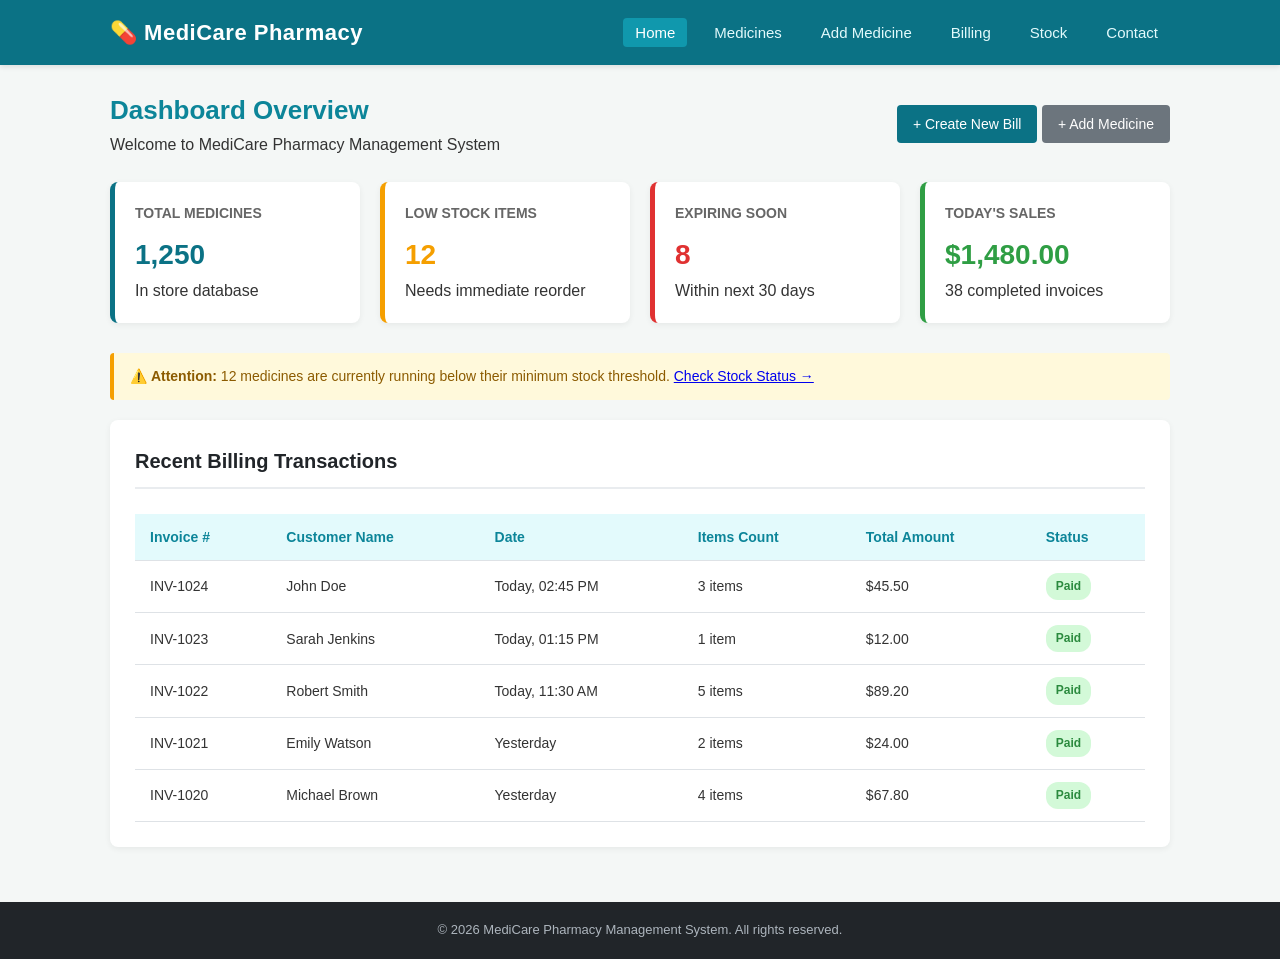
<file: index.html>
<!DOCTYPE html>
<html lang="en">
<head>
    <meta charset="UTF-8">
    <meta name="viewport" content="width=device-width, initial-scale=1.0">
    <title>Pharmacy Management System - Home</title>
    <link rel="stylesheet" href="style.css">
</head>
<body>

    <!-- Navigation Header -->
    <header>
        <div class="navbar">
            <a href="index.html" class="logo">💊 MediCare Pharmacy</a>
            <ul class="nav-links">
                <li><a href="index.html" class="active">Home</a></li>
                <li><a href="medicines.html">Medicines</a></li>
                <li><a href="add-medicine.html">Add Medicine</a></li>
                <li><a href="billing.html">Billing</a></li>
                <li><a href="stock.html">Stock</a></li>
                <li><a href="contact.html">Contact</a></li>
            </ul>
        </div>
    </header>

    <!-- Main Content -->
    <main class="container">
        
        <div class="page-header">
            <div>
                <h1>Dashboard Overview</h1>
                <p>Welcome to MediCare Pharmacy Management System</p>
            </div>
            <div>
                <a href="billing.html" class="btn btn-primary">+ Create New Bill</a>
                <a href="add-medicine.html" class="btn btn-secondary">+ Add Medicine</a>
            </div>
        </div>

        <!-- Dashboard Statistics Cards -->
        <div class="cards-grid">
            <div class="card">
                <h3>Total Medicines</h3>
                <div class="value">1,250</div>
                <p>In store database</p>
            </div>
            <div class="card card-warning">
                <h3>Low Stock Items</h3>
                <div class="value">12</div>
                <p>Needs immediate reorder</p>
            </div>
            <div class="card card-danger">
                <h3>Expiring Soon</h3>
                <div class="value">8</div>
                <p>Within next 30 days</p>
            </div>
            <div class="card card-success">
                <h3>Today's Sales</h3>
                <div class="value">$1,480.00</div>
                <p>38 completed invoices</p>
            </div>
        </div>

        <!-- Alert Notification -->
        <div class="alert-box alert-warning">
            ⚠️ <strong>Attention:</strong> 12 medicines are currently running below their minimum stock threshold. <a href="stock.html">Check Stock Status &rarr;</a>
        </div>

        <!-- Recent Transactions Section -->
        <div class="section-box">
            <h2>Recent Billing Transactions</h2>
            <div class="table-responsive">
                <table>
                    <thead>
                        <tr>
                            <th>Invoice #</th>
                            <th>Customer Name</th>
                            <th>Date</th>
                            <th>Items Count</th>
                            <th>Total Amount</th>
                            <th>Status</th>
                        </tr>
                    </thead>
                    <tbody>
                        <tr>
                            <td>INV-1024</td>
                            <td>John Doe</td>
                            <td>Today, 02:45 PM</td>
                            <td>3 items</td>
                            <td>$45.50</td>
                            <td><span class="badge badge-success">Paid</span></td>
                        </tr>
                        <tr>
                            <td>INV-1023</td>
                            <td>Sarah Jenkins</td>
                            <td>Today, 01:15 PM</td>
                            <td>1 item</td>
                            <td>$12.00</td>
                            <td><span class="badge badge-success">Paid</span></td>
                        </tr>
                        <tr>
                            <td>INV-1022</td>
                            <td>Robert Smith</td>
                            <td>Today, 11:30 AM</td>
                            <td>5 items</td>
                            <td>$89.20</td>
                            <td><span class="badge badge-success">Paid</span></td>
                        </tr>
                        <tr>
                            <td>INV-1021</td>
                            <td>Emily Watson</td>
                            <td>Yesterday</td>
                            <td>2 items</td>
                            <td>$24.00</td>
                            <td><span class="badge badge-success">Paid</span></td>
                        </tr>
                        <tr>
                            <td>INV-1020</td>
                            <td>Michael Brown</td>
                            <td>Yesterday</td>
                            <td>4 items</td>
                            <td>$67.80</td>
                            <td><span class="badge badge-success">Paid</span></td>
                        </tr>
                    </tbody>
                </table>
            </div>
        </div>

    </main>

    <!-- Footer -->
    <footer>
        <p>&copy; 2026 MediCare Pharmacy Management System. All rights reserved.</p>
    </footer>

</body>
</html>
</file>
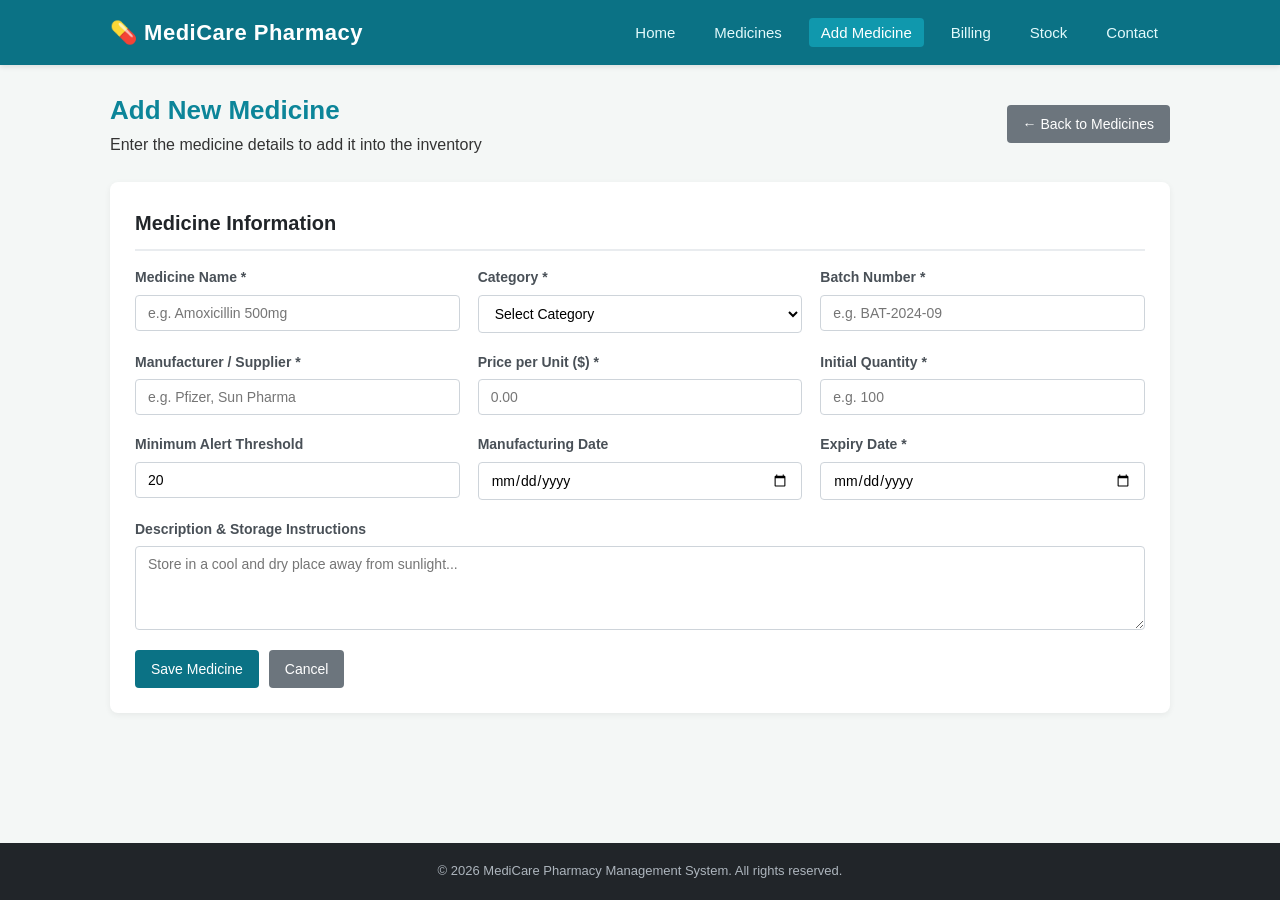
<file: add-medicine.html>
<!DOCTYPE html>
<html lang="en">
<head>
    <meta charset="UTF-8">
    <meta name="viewport" content="width=device-width, initial-scale=1.0">
    <title>Add Medicine - Pharmacy Management System</title>
    <link rel="stylesheet" href="style.css">
</head>
<body>

    <!-- Navigation Header -->
    <header>
        <div class="navbar">
            <a href="index.html" class="logo">💊 MediCare Pharmacy</a>
            <ul class="nav-links">
                <li><a href="index.html">Home</a></li>
                <li><a href="medicines.html">Medicines</a></li>
                <li><a href="add-medicine.html" class="active">Add Medicine</a></li>
                <li><a href="billing.html">Billing</a></li>
                <li><a href="stock.html">Stock</a></li>
                <li><a href="contact.html">Contact</a></li>
            </ul>
        </div>
    </header>

    <!-- Main Content -->
    <main class="container">

        <div class="page-header">
            <div>
                <h1>Add New Medicine</h1>
                <p>Enter the medicine details to add it into the inventory</p>
            </div>
            <div>
                <a href="medicines.html" class="btn btn-secondary">&larr; Back to Medicines</a>
            </div>
        </div>

        <div class="section-box">
            <h2>Medicine Information</h2>
            
            <form action="#" method="post">
                <div class="form-grid">
                    
                    <div class="form-group">
                        <label for="med-name">Medicine Name *</label>
                        <input type="text" id="med-name" name="med_name" placeholder="e.g. Amoxicillin 500mg" required>
                    </div>

                    <div class="form-group">
                        <label for="category">Category *</label>
                        <select id="category" name="category" required>
                            <option value="">Select Category</option>
                            <option value="tablet">Tablet</option>
                            <option value="capsule">Capsule</option>
                            <option value="syrup">Syrup</option>
                            <option value="injection">Injection</option>
                            <option value="ointment">Ointment</option>
                            <option value="drops">Drops</option>
                        </select>
                    </div>

                    <div class="form-group">
                        <label for="batch-no">Batch Number *</label>
                        <input type="text" id="batch-no" name="batch_no" placeholder="e.g. BAT-2024-09" required>
                    </div>

                    <div class="form-group">
                        <label for="manufacturer">Manufacturer / Supplier *</label>
                        <input type="text" id="manufacturer" name="manufacturer" placeholder="e.g. Pfizer, Sun Pharma" required>
                    </div>

                    <div class="form-group">
                        <label for="price">Price per Unit ($) *</label>
                        <input type="number" id="price" name="price" step="0.01" min="0" placeholder="0.00" required>
                    </div>

                    <div class="form-group">
                        <label for="quantity">Initial Quantity *</label>
                        <input type="number" id="quantity" name="quantity" min="1" placeholder="e.g. 100" required>
                    </div>

                    <div class="form-group">
                        <label for="min-stock">Minimum Alert Threshold</label>
                        <input type="number" id="min-stock" name="min_stock" min="1" value="20">
                    </div>

                    <div class="form-group">
                        <label for="mfg-date">Manufacturing Date</label>
                        <input type="date" id="mfg-date" name="mfg_date">
                    </div>

                    <div class="form-group">
                        <label for="exp-date">Expiry Date *</label>
                        <input type="date" id="exp-date" name="exp_date" required>
                    </div>

                    <div class="form-group full-width">
                        <label for="notes">Description & Storage Instructions</label>
                        <textarea id="notes" name="notes" rows="4" placeholder="Store in a cool and dry place away from sunlight..."></textarea>
                    </div>

                </div>

                <div class="form-actions">
                    <button type="submit" class="btn btn-primary">Save Medicine</button>
                    <a href="medicines.html" class="btn btn-secondary">Cancel</a>
                </div>

            </form>
        </div>

    </main>

    <!-- Footer -->
    <footer>
        <p>&copy; 2026 MediCare Pharmacy Management System. All rights reserved.</p>
    </footer>

</body>
</html>
</file>
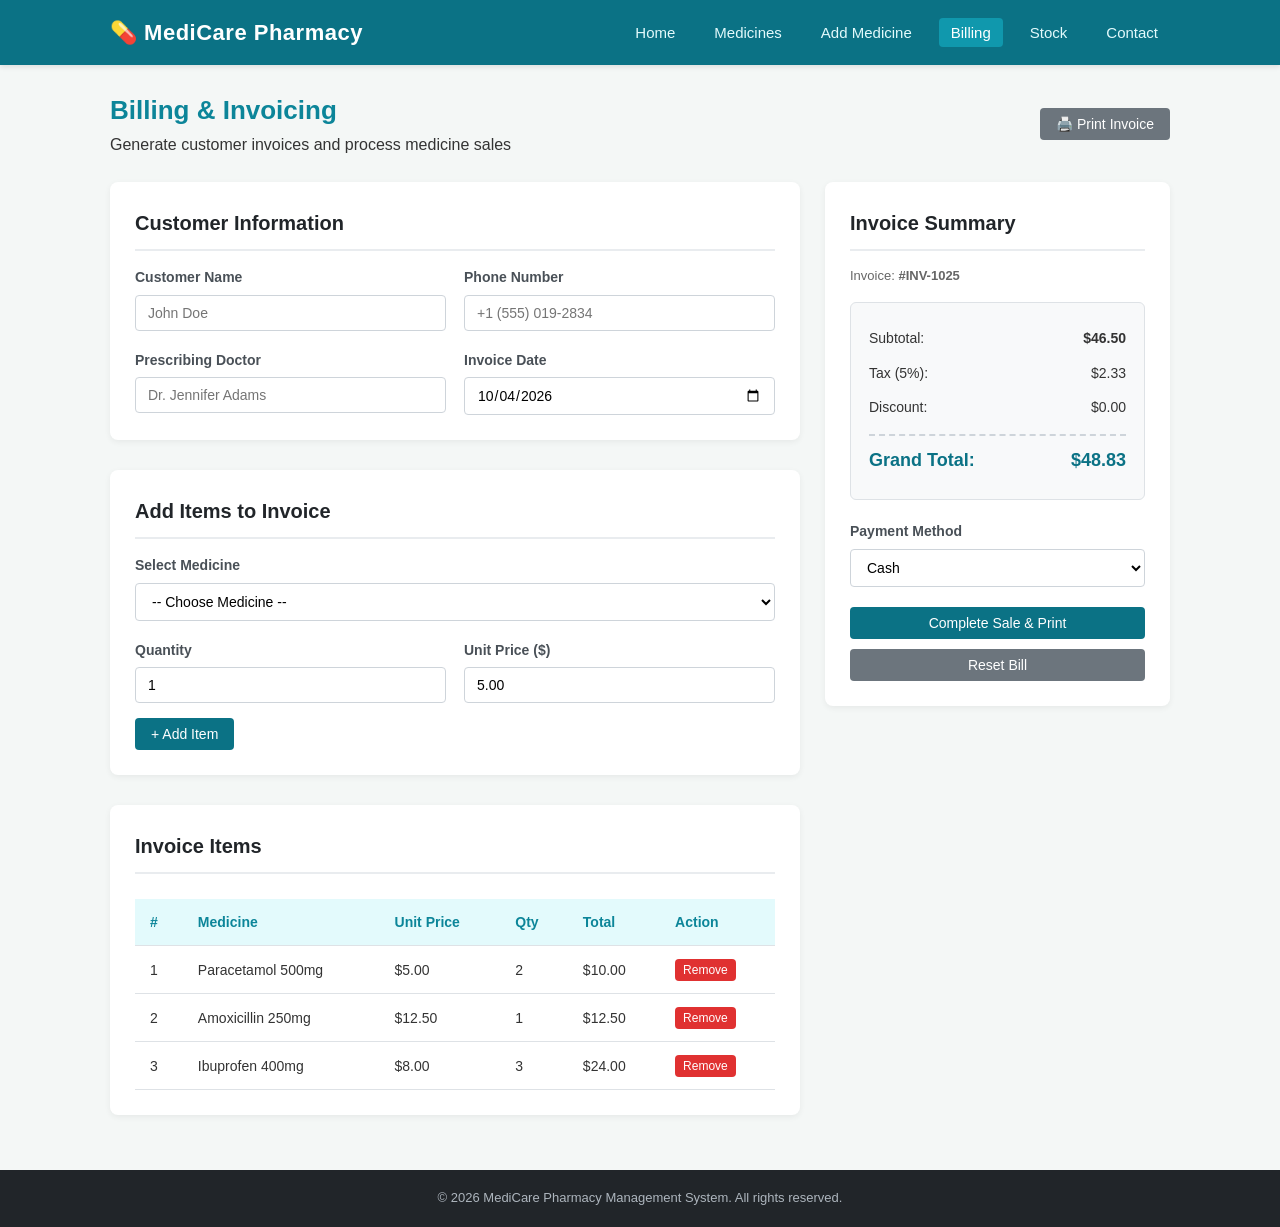
<file: billing.html>
<!DOCTYPE html>
<html lang="en">
<head>
    <meta charset="UTF-8">
    <meta name="viewport" content="width=device-width, initial-scale=1.0">
    <title>Billing & Invoicing - Pharmacy Management System</title>
    <link rel="stylesheet" href="style.css">
</head>
<body>

    <!-- Navigation Header -->
    <header>
        <div class="navbar">
            <a href="index.html" class="logo">💊 MediCare Pharmacy</a>
            <ul class="nav-links">
                <li><a href="index.html">Home</a></li>
                <li><a href="medicines.html">Medicines</a></li>
                <li><a href="add-medicine.html">Add Medicine</a></li>
                <li><a href="billing.html" class="active">Billing</a></li>
                <li><a href="stock.html">Stock</a></li>
                <li><a href="contact.html">Contact</a></li>
            </ul>
        </div>
    </header>

    <!-- Main Content -->
    <main class="container">

        <div class="page-header">
            <div>
                <h1>Billing & Invoicing</h1>
                <p>Generate customer invoices and process medicine sales</p>
            </div>
            <div>
                <button class="btn btn-secondary" onclick="window.print()">🖨️ Print Invoice</button>
            </div>
        </div>

        <div class="two-column">
            
            <!-- Left Column: Customer & Items -->
            <div>
                <!-- Customer Details Card -->
                <div class="section-box">
                    <h2>Customer Information</h2>
                    <div class="form-grid">
                        <div class="form-group">
                            <label for="cust-name">Customer Name</label>
                            <input type="text" id="cust-name" placeholder="John Doe">
                        </div>
                        <div class="form-group">
                            <label for="cust-phone">Phone Number</label>
                            <input type="tel" id="cust-phone" placeholder="+1 (555) 019-2834">
                        </div>
                        <div class="form-group">
                            <label for="doctor-name">Prescribing Doctor</label>
                            <input type="text" id="doctor-name" placeholder="Dr. Jennifer Adams">
                        </div>
                        <div class="form-group">
                            <label for="bill-date">Invoice Date</label>
                            <input type="date" id="bill-date" value="2026-10-04">
                        </div>
                    </div>
                </div>

                <!-- Add Medicine Item Card -->
                <div class="section-box">
                    <h2>Add Items to Invoice</h2>
                    <div class="form-grid">
                        <div class="form-group" style="grid-column: span 2;">
                            <label for="select-medicine">Select Medicine</label>
                            <select id="select-medicine">
                                <option value="">-- Choose Medicine --</option>
                                <option value="1">Paracetamol 500mg ($5.00)</option>
                                <option value="2">Amoxicillin 250mg ($12.50)</option>
                                <option value="3">Ibuprofen 400mg ($8.00)</option>
                                <option value="4">Cetirizine 10mg ($4.50)</option>
                                <option value="6">Omeprazole 20mg ($14.00)</option>
                            </select>
                        </div>
                        <div class="form-group">
                            <label for="item-qty">Quantity</label>
                            <input type="number" id="item-qty" min="1" value="1">
                        </div>
                        <div class="form-group">
                            <label for="item-price">Unit Price ($)</label>
                            <input type="number" id="item-price" value="5.00" readonly>
                        </div>
                    </div>
                    <div style="margin-top: 15px;">
                        <button type="button" class="btn btn-primary">+ Add Item</button>
                    </div>
                </div>

                <!-- Current Invoice Table -->
                <div class="section-box">
                    <h2>Invoice Items</h2>
                    <div class="table-responsive">
                        <table>
                            <thead>
                                <tr>
                                    <th>#</th>
                                    <th>Medicine</th>
                                    <th>Unit Price</th>
                                    <th>Qty</th>
                                    <th>Total</th>
                                    <th>Action</th>
                                </tr>
                            </thead>
                            <tbody>
                                <tr>
                                    <td>1</td>
                                    <td>Paracetamol 500mg</td>
                                    <td>$5.00</td>
                                    <td>2</td>
                                    <td>$10.00</td>
                                    <td><button class="btn btn-danger btn-sm">Remove</button></td>
                                </tr>
                                <tr>
                                    <td>2</td>
                                    <td>Amoxicillin 250mg</td>
                                    <td>$12.50</td>
                                    <td>1</td>
                                    <td>$12.50</td>
                                    <td><button class="btn btn-danger btn-sm">Remove</button></td>
                                </tr>
                                <tr>
                                    <td>3</td>
                                    <td>Ibuprofen 400mg</td>
                                    <td>$8.00</td>
                                    <td>3</td>
                                    <td>$24.00</td>
                                    <td><button class="btn btn-danger btn-sm">Remove</button></td>
                                </tr>
                            </tbody>
                        </table>
                    </div>
                </div>
            </div>

            <!-- Right Column: Bill Summary & Payment -->
            <div>
                <div class="section-box">
                    <h2>Invoice Summary</h2>
                    <p style="font-size: 13px; color: #666; margin-bottom: 12px;">Invoice: <strong>#INV-1025</strong></p>
                    
                    <div class="bill-summary">
                        <div class="bill-row">
                            <span>Subtotal:</span>
                            <strong>$46.50</strong>
                        </div>
                        <div class="bill-row">
                            <span>Tax (5%):</span>
                            <span>$2.33</span>
                        </div>
                        <div class="bill-row">
                            <span>Discount:</span>
                            <span>$0.00</span>
                        </div>
                        <div class="bill-row total">
                            <span>Grand Total:</span>
                            <span>$48.83</span>
                        </div>
                    </div>

                    <div style="margin-top: 20px;">
                        <div class="form-group">
                            <label for="payment-mode">Payment Method</label>
                            <select id="payment-mode">
                                <option value="cash">Cash</option>
                                <option value="card">Credit / Debit Card</option>
                                <option value="upi">UPI / Online Transfer</option>
                                <option value="insurance">Health Insurance</option>
                            </select>
                        </div>
                    </div>

                    <div style="margin-top: 20px; display: flex; flex-direction: column; gap: 10px;">
                        <button type="button" class="btn btn-primary" style="text-align: center;">Complete Sale & Print</button>
                        <button type="button" class="btn btn-secondary" style="text-align: center;">Reset Bill</button>
                    </div>
                </div>
            </div>

        </div>

    </main>

    <!-- Footer -->
    <footer>
        <p>&copy; 2026 MediCare Pharmacy Management System. All rights reserved.</p>
    </footer>

</body>
</html>
</file>
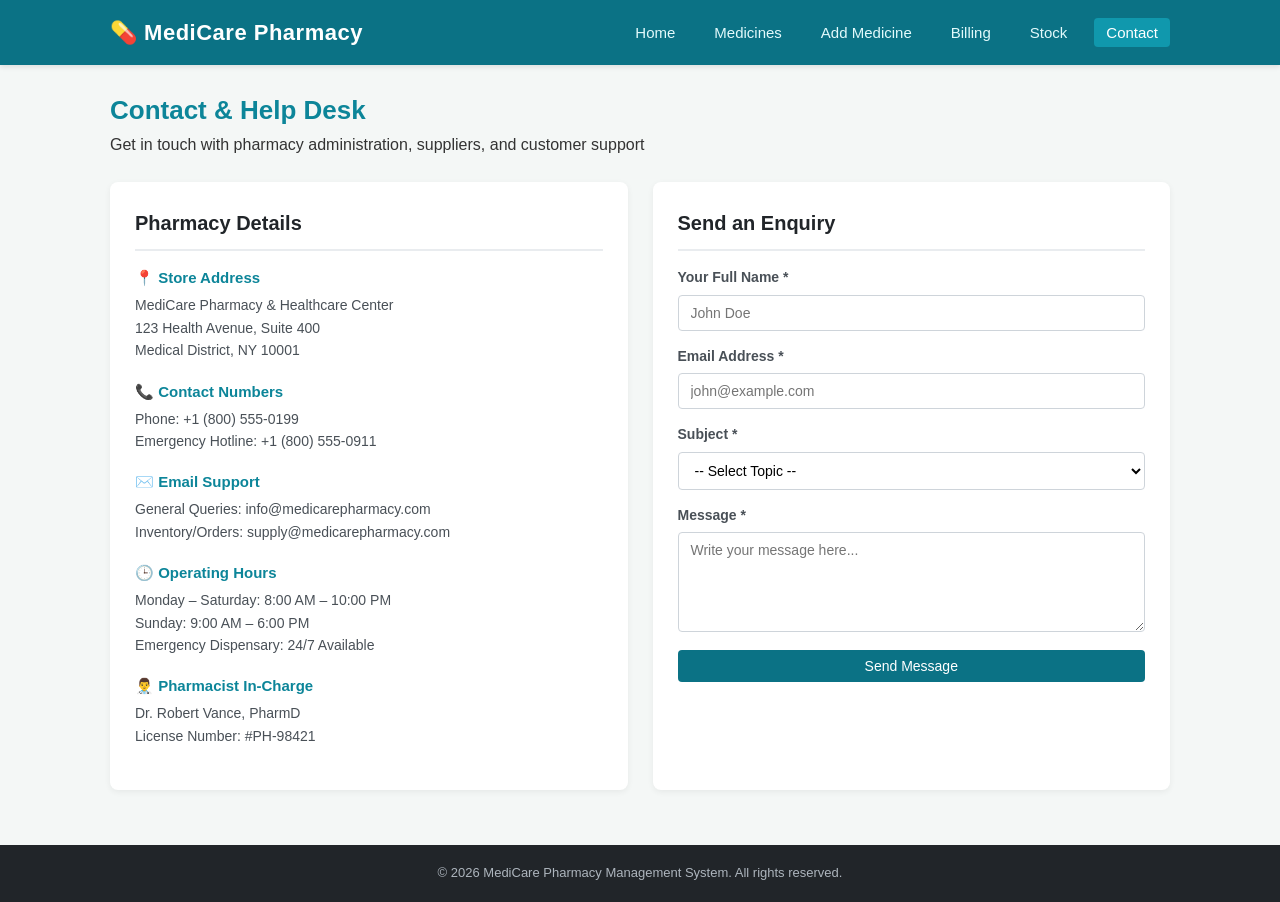
<file: contact.html>
<!DOCTYPE html>
<html lang="en">
<head>
    <meta charset="UTF-8">
    <meta name="viewport" content="width=device-width, initial-scale=1.0">
    <title>Contact & Support - Pharmacy Management System</title>
    <link rel="stylesheet" href="style.css">
</head>
<body>

    <!-- Navigation Header -->
    <header>
        <div class="navbar">
            <a href="index.html" class="logo">💊 MediCare Pharmacy</a>
            <ul class="nav-links">
                <li><a href="index.html">Home</a></li>
                <li><a href="medicines.html">Medicines</a></li>
                <li><a href="add-medicine.html">Add Medicine</a></li>
                <li><a href="billing.html">Billing</a></li>
                <li><a href="stock.html">Stock</a></li>
                <li><a href="contact.html" class="active">Contact</a></li>
            </ul>
        </div>
    </header>

    <!-- Main Content -->
    <main class="container">

        <div class="page-header">
            <div>
                <h1>Contact & Help Desk</h1>
                <p>Get in touch with pharmacy administration, suppliers, and customer support</p>
            </div>
        </div>

        <div class="contact-grid">
            
            <!-- Left Column: Store Details -->
            <div class="section-box">
                <h2>Pharmacy Details</h2>
                
                <div class="contact-info-item">
                    <h4>📍 Store Address</h4>
                    <p>MediCare Pharmacy & Healthcare Center<br>123 Health Avenue, Suite 400<br>Medical District, NY 10001</p>
                </div>

                <div class="contact-info-item">
                    <h4>📞 Contact Numbers</h4>
                    <p>Phone: +1 (800) 555-0199<br>Emergency Hotline: +1 (800) 555-0911</p>
                </div>

                <div class="contact-info-item">
                    <h4>✉️ Email Support</h4>
                    <p>General Queries: info@medicarepharmacy.com<br>Inventory/Orders: supply@medicarepharmacy.com</p>
                </div>

                <div class="contact-info-item">
                    <h4>🕒 Operating Hours</h4>
                    <p>Monday – Saturday: 8:00 AM – 10:00 PM<br>Sunday: 9:00 AM – 6:00 PM<br>Emergency Dispensary: 24/7 Available</p>
                </div>

                <div class="contact-info-item">
                    <h4>👨‍⚕️ Pharmacist In-Charge</h4>
                    <p>Dr. Robert Vance, PharmD<br>License Number: #PH-98421</p>
                </div>
            </div>

            <!-- Right Column: Enquiry Form -->
            <div class="section-box">
                <h2>Send an Enquiry</h2>
                <form action="#" method="post">
                    <div class="form-group" style="margin-bottom: 14px;">
                        <label for="contact-name">Your Full Name *</label>
                        <input type="text" id="contact-name" name="name" placeholder="John Doe" required>
                    </div>

                    <div class="form-group" style="margin-bottom: 14px;">
                        <label for="contact-email">Email Address *</label>
                        <input type="email" id="contact-email" name="email" placeholder="john@example.com" required>
                    </div>

                    <div class="form-group" style="margin-bottom: 14px;">
                        <label for="contact-subject">Subject *</label>
                        <select id="contact-subject" name="subject" required>
                            <option value="">-- Select Topic --</option>
                            <option value="general">General Inquiry</option>
                            <option value="supplier">Supplier & Distribution</option>
                            <option value="order">Prescription & Order Inquiry</option>
                            <option value="technical">System & Software Support</option>
                        </select>
                    </div>

                    <div class="form-group" style="margin-bottom: 18px;">
                        <label for="contact-message">Message *</label>
                        <textarea id="contact-message" name="message" rows="5" placeholder="Write your message here..." required></textarea>
                    </div>

                    <button type="submit" class="btn btn-primary" style="width: 100%;">Send Message</button>
                </form>
            </div>

        </div>

    </main>

    <!-- Footer -->
    <footer>
        <p>&copy; 2026 MediCare Pharmacy Management System. All rights reserved.</p>
    </footer>

</body>
</html>
</file>
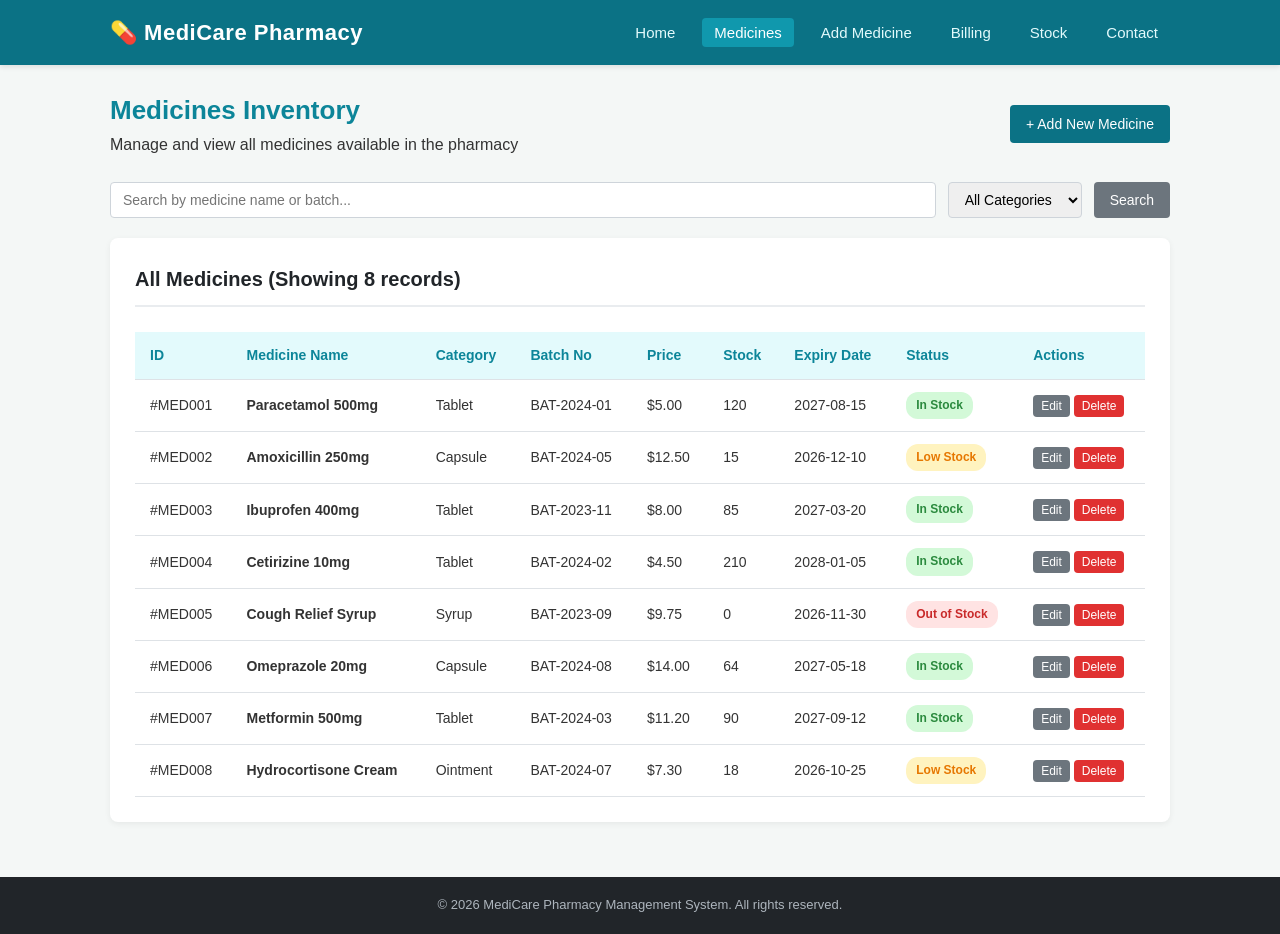
<file: medicines.html>
<!DOCTYPE html>
<html lang="en">
<head>
    <meta charset="UTF-8">
    <meta name="viewport" content="width=device-width, initial-scale=1.0">
    <title>Medicines - Pharmacy Management System</title>
    <link rel="stylesheet" href="style.css">
</head>
<body>

    <!-- Navigation Header -->
    <header>
        <div class="navbar">
            <a href="index.html" class="logo">💊 MediCare Pharmacy</a>
            <ul class="nav-links">
                <li><a href="index.html">Home</a></li>
                <li><a href="medicines.html" class="active">Medicines</a></li>
                <li><a href="add-medicine.html">Add Medicine</a></li>
                <li><a href="billing.html">Billing</a></li>
                <li><a href="stock.html">Stock</a></li>
                <li><a href="contact.html">Contact</a></li>
            </ul>
        </div>
    </header>

    <!-- Main Content -->
    <main class="container">

        <div class="page-header">
            <div>
                <h1>Medicines Inventory</h1>
                <p>Manage and view all medicines available in the pharmacy</p>
            </div>
            <div>
                <a href="add-medicine.html" class="btn btn-primary">+ Add New Medicine</a>
            </div>
        </div>

        <!-- Filter and Search Bar -->
        <div class="filter-bar">
            <input type="text" placeholder="Search by medicine name or batch..." style="flex: 1; min-width: 200px;">
            <select>
                <option value="">All Categories</option>
                <option value="tablets">Tablets</option>
                <option value="syrups">Syrups</option>
                <option value="capsules">Capsules</option>
                <option value="injections">Injections</option>
                <option value="ointments">Ointments</option>
            </select>
            <button class="btn btn-secondary">Search</button>
        </div>

        <!-- Medicines Table -->
        <div class="section-box">
            <h2>All Medicines (Showing 8 records)</h2>
            <div class="table-responsive">
                <table>
                    <thead>
                        <tr>
                            <th>ID</th>
                            <th>Medicine Name</th>
                            <th>Category</th>
                            <th>Batch No</th>
                            <th>Price</th>
                            <th>Stock</th>
                            <th>Expiry Date</th>
                            <th>Status</th>
                            <th>Actions</th>
                        </tr>
                    </thead>
                    <tbody>
                        <tr>
                            <td>#MED001</td>
                            <td><strong>Paracetamol 500mg</strong></td>
                            <td>Tablet</td>
                            <td>BAT-2024-01</td>
                            <td>$5.00</td>
                            <td>120</td>
                            <td>2027-08-15</td>
                            <td><span class="badge badge-success">In Stock</span></td>
                            <td>
                                <button class="btn btn-secondary btn-sm">Edit</button>
                                <button class="btn btn-danger btn-sm">Delete</button>
                            </td>
                        </tr>
                        <tr>
                            <td>#MED002</td>
                            <td><strong>Amoxicillin 250mg</strong></td>
                            <td>Capsule</td>
                            <td>BAT-2024-05</td>
                            <td>$12.50</td>
                            <td>15</td>
                            <td>2026-12-10</td>
                            <td><span class="badge badge-warning">Low Stock</span></td>
                            <td>
                                <button class="btn btn-secondary btn-sm">Edit</button>
                                <button class="btn btn-danger btn-sm">Delete</button>
                            </td>
                        </tr>
                        <tr>
                            <td>#MED003</td>
                            <td><strong>Ibuprofen 400mg</strong></td>
                            <td>Tablet</td>
                            <td>BAT-2023-11</td>
                            <td>$8.00</td>
                            <td>85</td>
                            <td>2027-03-20</td>
                            <td><span class="badge badge-success">In Stock</span></td>
                            <td>
                                <button class="btn btn-secondary btn-sm">Edit</button>
                                <button class="btn btn-danger btn-sm">Delete</button>
                            </td>
                        </tr>
                        <tr>
                            <td>#MED004</td>
                            <td><strong>Cetirizine 10mg</strong></td>
                            <td>Tablet</td>
                            <td>BAT-2024-02</td>
                            <td>$4.50</td>
                            <td>210</td>
                            <td>2028-01-05</td>
                            <td><span class="badge badge-success">In Stock</span></td>
                            <td>
                                <button class="btn btn-secondary btn-sm">Edit</button>
                                <button class="btn btn-danger btn-sm">Delete</button>
                            </td>
                        </tr>
                        <tr>
                            <td>#MED005</td>
                            <td><strong>Cough Relief Syrup</strong></td>
                            <td>Syrup</td>
                            <td>BAT-2023-09</td>
                            <td>$9.75</td>
                            <td>0</td>
                            <td>2026-11-30</td>
                            <td><span class="badge badge-danger">Out of Stock</span></td>
                            <td>
                                <button class="btn btn-secondary btn-sm">Edit</button>
                                <button class="btn btn-danger btn-sm">Delete</button>
                            </td>
                        </tr>
                        <tr>
                            <td>#MED006</td>
                            <td><strong>Omeprazole 20mg</strong></td>
                            <td>Capsule</td>
                            <td>BAT-2024-08</td>
                            <td>$14.00</td>
                            <td>64</td>
                            <td>2027-05-18</td>
                            <td><span class="badge badge-success">In Stock</span></td>
                            <td>
                                <button class="btn btn-secondary btn-sm">Edit</button>
                                <button class="btn btn-danger btn-sm">Delete</button>
                            </td>
                        </tr>
                        <tr>
                            <td>#MED007</td>
                            <td><strong>Metformin 500mg</strong></td>
                            <td>Tablet</td>
                            <td>BAT-2024-03</td>
                            <td>$11.20</td>
                            <td>90</td>
                            <td>2027-09-12</td>
                            <td><span class="badge badge-success">In Stock</span></td>
                            <td>
                                <button class="btn btn-secondary btn-sm">Edit</button>
                                <button class="btn btn-danger btn-sm">Delete</button>
                            </td>
                        </tr>
                        <tr>
                            <td>#MED008</td>
                            <td><strong>Hydrocortisone Cream</strong></td>
                            <td>Ointment</td>
                            <td>BAT-2024-07</td>
                            <td>$7.30</td>
                            <td>18</td>
                            <td>2026-10-25</td>
                            <td><span class="badge badge-warning">Low Stock</span></td>
                            <td>
                                <button class="btn btn-secondary btn-sm">Edit</button>
                                <button class="btn btn-danger btn-sm">Delete</button>
                            </td>
                        </tr>
                    </tbody>
                </table>
            </div>
        </div>

    </main>

    <!-- Footer -->
    <footer>
        <p>&copy; 2026 MediCare Pharmacy Management System. All rights reserved.</p>
    </footer>

</body>
</html>
</file>
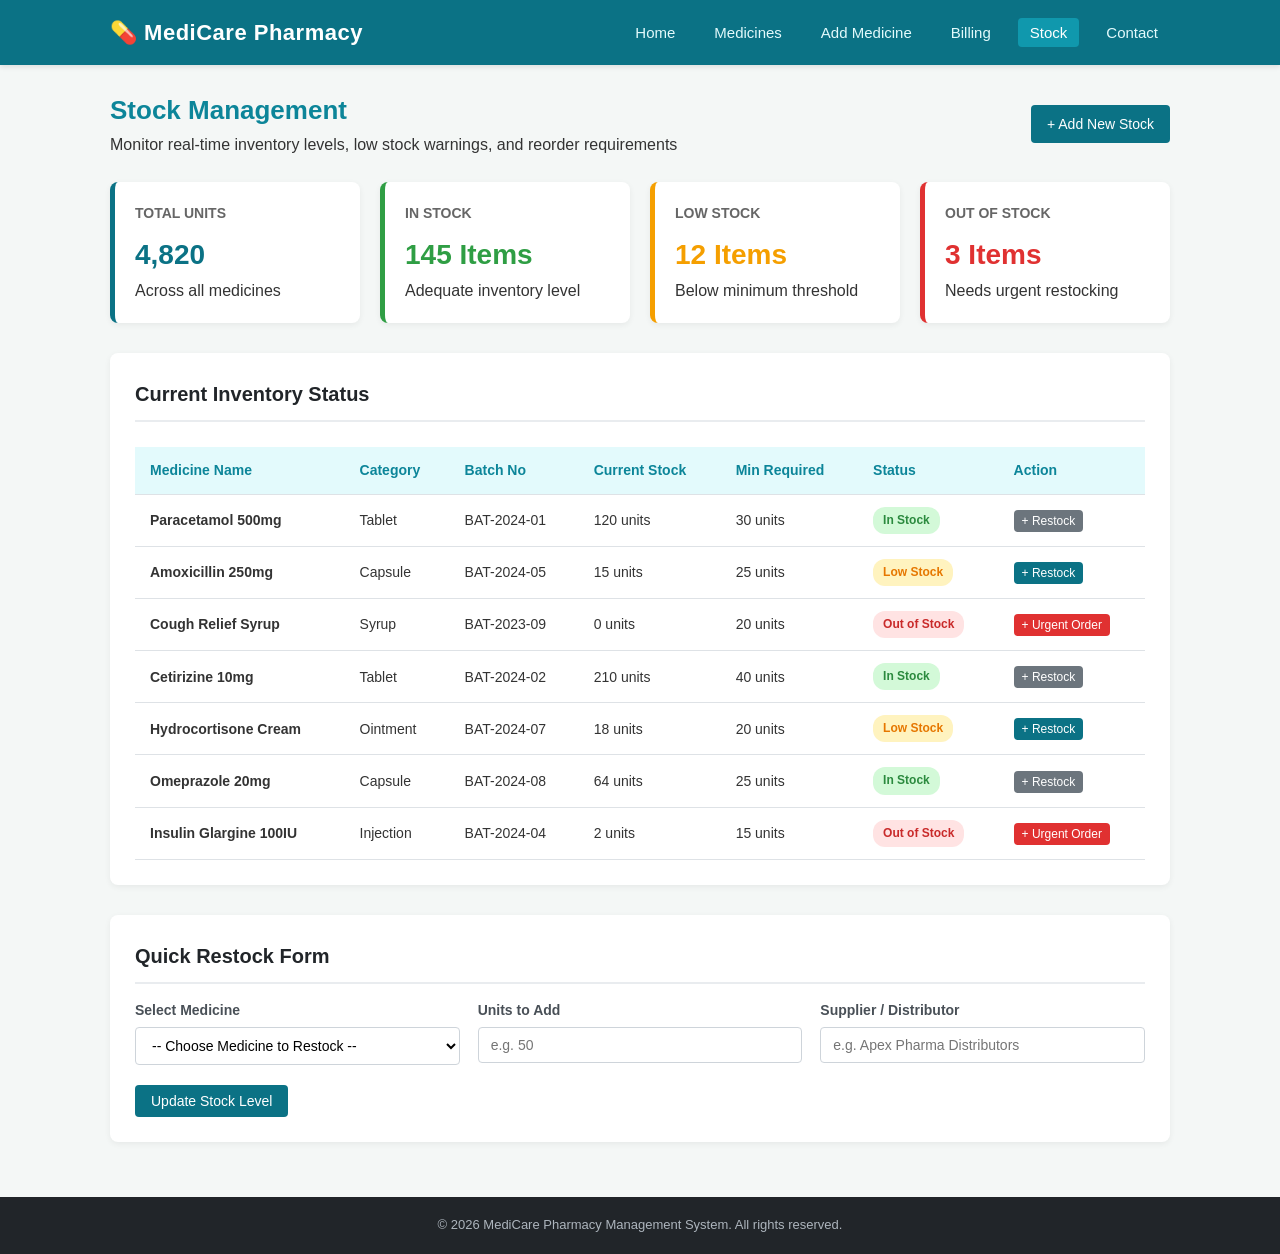
<file: stock.html>
<!DOCTYPE html>
<html lang="en">
<head>
    <meta charset="UTF-8">
    <meta name="viewport" content="width=device-width, initial-scale=1.0">
    <title>Stock Management - Pharmacy Management System</title>
    <link rel="stylesheet" href="style.css">
</head>
<body>

    <!-- Navigation Header -->
    <header>
        <div class="navbar">
            <a href="index.html" class="logo">💊 MediCare Pharmacy</a>
            <ul class="nav-links">
                <li><a href="index.html">Home</a></li>
                <li><a href="medicines.html">Medicines</a></li>
                <li><a href="add-medicine.html">Add Medicine</a></li>
                <li><a href="billing.html">Billing</a></li>
                <li><a href="stock.html" class="active">Stock</a></li>
                <li><a href="contact.html">Contact</a></li>
            </ul>
        </div>
    </header>

    <!-- Main Content -->
    <main class="container">

        <div class="page-header">
            <div>
                <h1>Stock Management</h1>
                <p>Monitor real-time inventory levels, low stock warnings, and reorder requirements</p>
            </div>
            <div>
                <a href="add-medicine.html" class="btn btn-primary">+ Add New Stock</a>
            </div>
        </div>

        <!-- Stock Summary Cards -->
        <div class="cards-grid">
            <div class="card">
                <h3>Total Units</h3>
                <div class="value">4,820</div>
                <p>Across all medicines</p>
            </div>
            <div class="card card-success">
                <h3>In Stock</h3>
                <div class="value">145 Items</div>
                <p>Adequate inventory level</p>
            </div>
            <div class="card card-warning">
                <h3>Low Stock</h3>
                <div class="value">12 Items</div>
                <p>Below minimum threshold</p>
            </div>
            <div class="card card-danger">
                <h3>Out of Stock</h3>
                <div class="value">3 Items</div>
                <p>Needs urgent restocking</p>
            </div>
        </div>

        <!-- Stock Table -->
        <div class="section-box">
            <h2>Current Inventory Status</h2>

            <div class="table-responsive">
                <table>
                    <thead>
                        <tr>
                            <th>Medicine Name</th>
                            <th>Category</th>
                            <th>Batch No</th>
                            <th>Current Stock</th>
                            <th>Min Required</th>
                            <th>Status</th>
                            <th>Action</th>
                        </tr>
                    </thead>
                    <tbody>
                        <tr>
                            <td><strong>Paracetamol 500mg</strong></td>
                            <td>Tablet</td>
                            <td>BAT-2024-01</td>
                            <td>120 units</td>
                            <td>30 units</td>
                            <td><span class="badge badge-success">In Stock</span></td>
                            <td><button class="btn btn-secondary btn-sm">+ Restock</button></td>
                        </tr>
                        <tr>
                            <td><strong>Amoxicillin 250mg</strong></td>
                            <td>Capsule</td>
                            <td>BAT-2024-05</td>
                            <td>15 units</td>
                            <td>25 units</td>
                            <td><span class="badge badge-warning">Low Stock</span></td>
                            <td><button class="btn btn-primary btn-sm">+ Restock</button></td>
                        </tr>
                        <tr>
                            <td><strong>Cough Relief Syrup</strong></td>
                            <td>Syrup</td>
                            <td>BAT-2023-09</td>
                            <td>0 units</td>
                            <td>20 units</td>
                            <td><span class="badge badge-danger">Out of Stock</span></td>
                            <td><button class="btn btn-danger btn-sm">+ Urgent Order</button></td>
                        </tr>
                        <tr>
                            <td><strong>Cetirizine 10mg</strong></td>
                            <td>Tablet</td>
                            <td>BAT-2024-02</td>
                            <td>210 units</td>
                            <td>40 units</td>
                            <td><span class="badge badge-success">In Stock</span></td>
                            <td><button class="btn btn-secondary btn-sm">+ Restock</button></td>
                        </tr>
                        <tr>
                            <td><strong>Hydrocortisone Cream</strong></td>
                            <td>Ointment</td>
                            <td>BAT-2024-07</td>
                            <td>18 units</td>
                            <td>20 units</td>
                            <td><span class="badge badge-warning">Low Stock</span></td>
                            <td><button class="btn btn-primary btn-sm">+ Restock</button></td>
                        </tr>
                        <tr>
                            <td><strong>Omeprazole 20mg</strong></td>
                            <td>Capsule</td>
                            <td>BAT-2024-08</td>
                            <td>64 units</td>
                            <td>25 units</td>
                            <td><span class="badge badge-success">In Stock</span></td>
                            <td><button class="btn btn-secondary btn-sm">+ Restock</button></td>
                        </tr>
                        <tr>
                            <td><strong>Insulin Glargine 100IU</strong></td>
                            <td>Injection</td>
                            <td>BAT-2024-04</td>
                            <td>2 units</td>
                            <td>15 units</td>
                            <td><span class="badge badge-danger">Out of Stock</span></td>
                            <td><button class="btn btn-danger btn-sm">+ Urgent Order</button></td>
                        </tr>
                    </tbody>
                </table>
            </div>
        </div>

        <!-- Quick Stock Adjustment Section -->
        <div class="section-box">
            <h2>Quick Restock Form</h2>
            <form action="#" method="post">
                <div class="form-grid">
                    <div class="form-group">
                        <label for="restock-med">Select Medicine</label>
                        <select id="restock-med" required>
                            <option value="">-- Choose Medicine to Restock --</option>
                            <option value="1">Amoxicillin 250mg (Current: 15)</option>
                            <option value="2">Cough Relief Syrup (Current: 0)</option>
                            <option value="3">Hydrocortisone Cream (Current: 18)</option>
                            <option value="4">Insulin Glargine 100IU (Current: 2)</option>
                        </select>
                    </div>
                    <div class="form-group">
                        <label for="restock-qty">Units to Add</label>
                        <input type="number" id="restock-qty" min="1" placeholder="e.g. 50" required>
                    </div>
                    <div class="form-group">
                        <label for="supplier-name">Supplier / Distributor</label>
                        <input type="text" id="supplier-name" placeholder="e.g. Apex Pharma Distributors">
                    </div>
                </div>
                <div class="form-actions">
                    <button type="submit" class="btn btn-primary">Update Stock Level</button>
                </div>
            </form>
        </div>

    </main>

    <!-- Footer -->
    <footer>
        <p>&copy; 2026 MediCare Pharmacy Management System. All rights reserved.</p>
    </footer>

</body>
</html>
</file>
<file: style.css>
/* ===================================================
   Pharmacy Management System - Main Stylesheet (style.css)
   Clean, simple, and beginner-friendly styling
   =================================================== */

/* CSS Reset & Base Styles */
* {
    margin: 0;
    padding: 0;
    box-sizing: border-box;
}

body {
    font-family: Arial, Helvetica, sans-serif;
    background-color: #f4f7f6;
    color: #333333;
    line-height: 1.6;
    display: flex;
    flex-direction: column;
    min-height: 100vh;
}

/* Header & Navigation Bar */
header {
    background-color: #0b7285;
    color: #ffffff;
    box-shadow: 0 2px 5px rgba(0, 0, 0, 0.1);
}

.navbar {
    max-width: 1100px;
    margin: 0 auto;
    padding: 15px 20px;
    display: flex;
    justify-content: space-between;
    align-items: center;
    flex-wrap: wrap;
    gap: 10px;
}

.logo {
    font-size: 22px;
    font-weight: bold;
    color: #ffffff;
    text-decoration: none;
    letter-spacing: 0.5px;
}

.nav-links {
    list-style: none;
    display: flex;
    gap: 15px;
    flex-wrap: wrap;
}

.nav-links a {
    color: #e3fafc;
    text-decoration: none;
    font-size: 15px;
    padding: 6px 12px;
    border-radius: 4px;
    transition: background-color 0.2s ease;
}

.nav-links a:hover,
.nav-links a.active {
    background-color: #1098ad;
    color: #ffffff;
}

/* Main Container */
.container {
    max-width: 1100px;
    width: 100%;
    margin: 25px auto;
    padding: 0 20px;
    flex: 1;
}

/* Page Headers */
.page-header {
    display: flex;
    justify-content: space-between;
    align-items: center;
    margin-bottom: 25px;
    flex-wrap: wrap;
    gap: 15px;
}

.page-header h1 {
    font-size: 26px;
    color: #15aabf;
    color: #0c8599;
}

/* Cards & Grid */
.cards-grid {
    display: grid;
    grid-template-columns: repeat(auto-fit, minmax(220px, 1fr));
    gap: 20px;
    margin-bottom: 30px;
}

.card {
    background-color: #ffffff;
    border-radius: 8px;
    padding: 20px;
    border-left: 5px solid #0b7285;
    box-shadow: 0 2px 6px rgba(0, 0, 0, 0.06);
}

.card h3 {
    font-size: 14px;
    text-transform: uppercase;
    color: #666666;
    margin-bottom: 8px;
}

.card .value {
    font-size: 28px;
    font-weight: bold;
    color: #0b7285;
}

.card.card-warning {
    border-left-color: #f59f00;
}
.card.card-warning .value {
    color: #f59f00;
}

.card.card-danger {
    border-left-color: #e03131;
}
.card.card-danger .value {
    color: #e03131;
}

.card.card-success {
    border-left-color: #2f9e44;
}
.card.card-success .value {
    color: #2f9e44;
}

/* Section Box */
.section-box {
    background-color: #ffffff;
    border-radius: 8px;
    padding: 25px;
    box-shadow: 0 2px 6px rgba(0, 0, 0, 0.06);
    margin-bottom: 30px;
}

.section-box h2 {
    font-size: 20px;
    color: #212529;
    margin-bottom: 15px;
    border-bottom: 2px solid #e9ecef;
    padding-bottom: 10px;
}

/* Tables */
.table-responsive {
    overflow-x: auto;
}

table {
    width: 100%;
    border-collapse: collapse;
    margin-top: 10px;
    background-color: #ffffff;
}

table th,
table td {
    padding: 12px 15px;
    text-align: left;
    border-bottom: 1px solid #dee2e6;
    font-size: 14px;
}

table th {
    background-color: #e3fafc;
    color: #0c8599;
    font-weight: 600;
}

table tr:hover {
    background-color: #f8f9fa;
}

/* Badges / Status Labels */
.badge {
    display: inline-block;
    padding: 4px 10px;
    border-radius: 12px;
    font-size: 12px;
    font-weight: bold;
}

.badge-success {
    background-color: #d3f9d8;
    color: #2b8a3e;
}

.badge-warning {
    background-color: #fff3bf;
    color: #e67700;
}

.badge-danger {
    background-color: #ffe3e3;
    color: #c92a2a;
}

/* Buttons */
.btn {
    display: inline-block;
    padding: 8px 16px;
    border-radius: 4px;
    font-size: 14px;
    cursor: pointer;
    text-decoration: none;
    border: none;
    font-weight: 500;
    transition: background-color 0.2s ease;
}

.btn-primary {
    background-color: #0b7285;
    color: #ffffff;
}

.btn-primary:hover {
    background-color: #085a6a;
}

.btn-secondary {
    background-color: #6c757d;
    color: #ffffff;
}

.btn-secondary:hover {
    background-color: #565e64;
}

.btn-danger {
    background-color: #e03131;
    color: #ffffff;
}

.btn-danger:hover {
    background-color: #c92a2a;
}

.btn-sm {
    padding: 4px 8px;
    font-size: 12px;
}

/* Forms */
.form-grid {
    display: grid;
    grid-template-columns: repeat(auto-fit, minmax(240px, 1fr));
    gap: 18px;
}

.form-group {
    display: flex;
    flex-direction: column;
    gap: 6px;
}

.form-group.full-width {
    grid-column: 1 / -1;
}

.form-group label {
    font-size: 14px;
    font-weight: bold;
    color: #495057;
}

.form-group input,
.form-group select,
.form-group textarea {
    padding: 9px 12px;
    border: 1px solid #ced4da;
    border-radius: 4px;
    font-size: 14px;
    font-family: inherit;
    background-color: #ffffff;
}

.form-group input:focus,
.form-group select:focus,
.form-group textarea:focus {
    outline: none;
    border-color: #15aabf;
    box-shadow: 0 0 4px rgba(21, 170, 191, 0.3);
}

.form-actions {
    margin-top: 20px;
    display: flex;
    gap: 10px;
}

/* Search and Filter Bar */
.filter-bar {
    display: flex;
    gap: 12px;
    margin-bottom: 20px;
    flex-wrap: wrap;
}

.filter-bar input,
.filter-bar select {
    padding: 8px 12px;
    border: 1px solid #ced4da;
    border-radius: 4px;
    font-size: 14px;
}

/* Two-column layout */
.two-column {
    display: grid;
    grid-template-columns: 2fr 1fr;
    gap: 25px;
}

@media (max-width: 768px) {
    .two-column {
        grid-template-columns: 1fr;
    }
}

/* Alert Box */
.alert-box {
    padding: 12px 16px;
    border-radius: 4px;
    margin-bottom: 20px;
    font-size: 14px;
}

.alert-warning {
    background-color: #fff9db;
    border-left: 4px solid #f59f00;
    color: #8c5b00;
}

/* Billing Summary Box */
.bill-summary {
    background-color: #f8f9fa;
    border: 1px solid #dee2e6;
    border-radius: 6px;
    padding: 18px;
    margin-top: 15px;
}

.bill-row {
    display: flex;
    justify-content: space-between;
    padding: 6px 0;
    font-size: 14px;
}

.bill-row.total {
    font-size: 18px;
    font-weight: bold;
    color: #0b7285;
    border-top: 2px dashed #ced4da;
    margin-top: 10px;
    padding-top: 10px;
}

/* Contact Grid */
.contact-grid {
    display: grid;
    grid-template-columns: 1fr 1fr;
    gap: 25px;
}

@media (max-width: 768px) {
    .contact-grid {
        grid-template-columns: 1fr;
    }
}

.contact-info-item {
    margin-bottom: 18px;
}

.contact-info-item h4 {
    font-size: 15px;
    color: #0c8599;
    margin-bottom: 4px;
}

.contact-info-item p {
    color: #495057;
    font-size: 14px;
}

/* Footer */
footer {
    background-color: #212529;
    color: #adb5bd;
    text-align: center;
    padding: 18px 20px;
    margin-top: auto;
    font-size: 13px;
}
</file>
